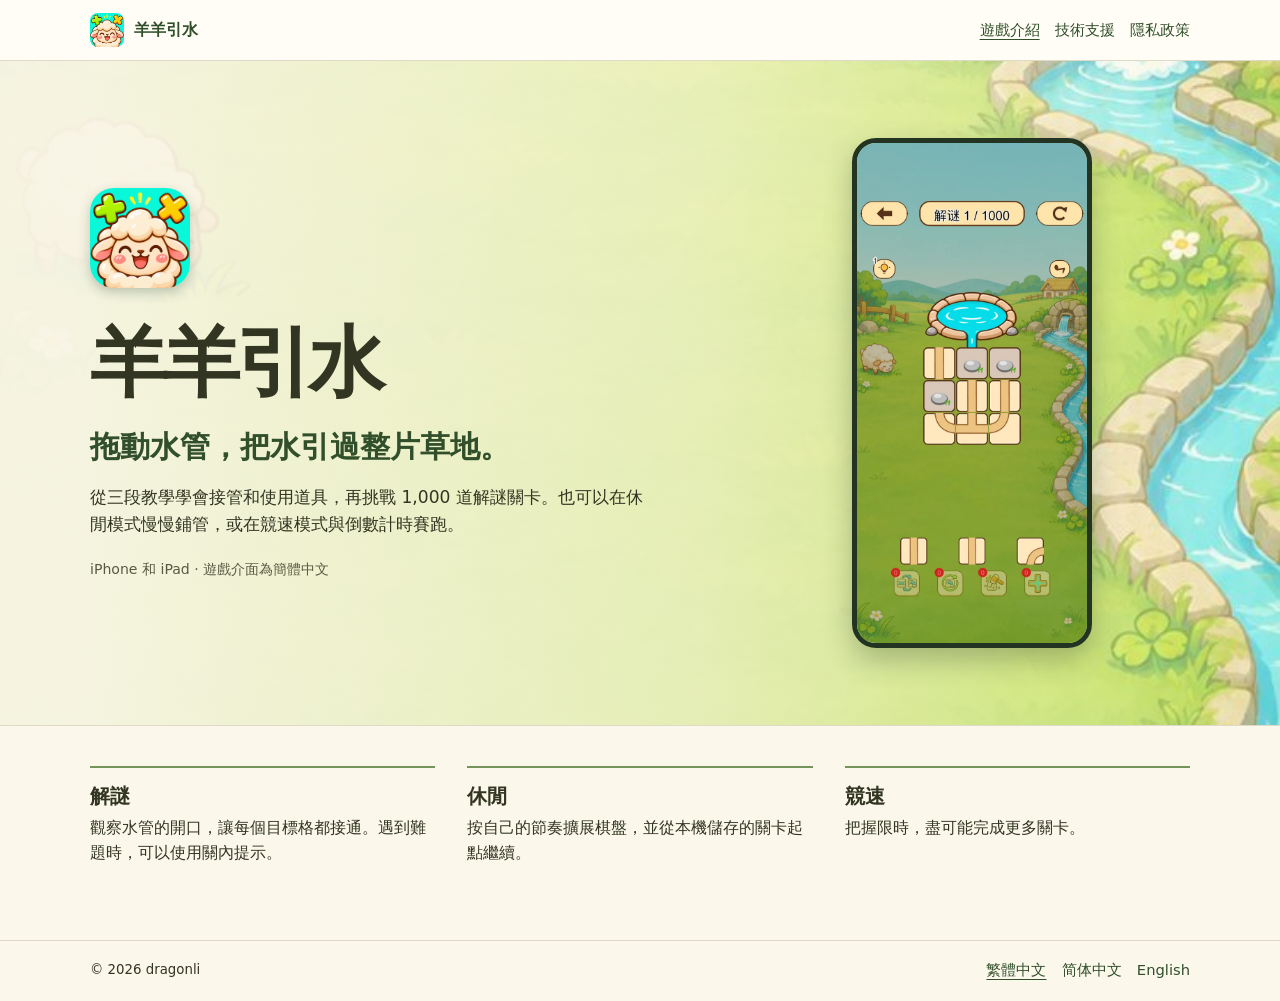
<file: index.html>
<!doctype html>
<html lang="zh-Hant">
<head>
<meta charset="utf-8">
<meta name="viewport" content="width=device-width, initial-scale=1">
<meta name="description" content="從三段教學學會接管和使用道具，再挑戰 1,000 道解謎關卡。也可以在休閒模式慢慢鋪管，或在競速模式與倒數計時賽跑。">
<meta http-equiv="Content-Security-Policy" content="default-src 'self'; script-src 'none'; connect-src 'none'; object-src 'none'; base-uri 'none'; form-action 'none'">
<link rel="canonical" href="https://yyys.dragonli.cn/">
<link rel="alternate" hreflang="zh-Hant" href="https://yyys.dragonli.cn/index.html"><link rel="alternate" hreflang="zh-Hans" href="https://yyys.dragonli.cn/zh-Hans/index.html"><link rel="alternate" hreflang="en" href="https://yyys.dragonli.cn/en/index.html">
<link rel="stylesheet" href="styles.css">
<link rel="icon" href="assets/icon.png" type="image/png">
<title>羊羊引水</title>
</head>
<body>
<header class="site-header">
  <div class="wrap header-layout">
    <a class="brand" href="index.html"><img src="assets/icon.png" width="34" height="34" alt="">羊羊引水</a>
    <nav><a href="index.html" aria-current="page">遊戲介紹</a><a href="support.html">技術支援</a><a href="privacy-policy.html">隱私政策</a></nav>
  </div>
</header>

<main class="home">
  <section class="hero">
    <div class="wrap hero-layout">
      <div class="hero-copy">
        <img class="hero-icon" src="assets/icon.png" width="100" height="100" alt="">
        <h1>羊羊引水</h1>
        <p class="lead">拖動水管，把水引過整片草地。</p>
        <p class="intro">從三段教學學會接管和使用道具，再挑戰 1,000 道解謎關卡。也可以在休閒模式慢慢鋪管，或在競速模式與倒數計時賽跑。</p>
        <p class="devices">iPhone 和 iPad · 遊戲介面為簡體中文</p>
      </div>
      <img class="game-screen" src="assets/gameplay.webp" width="1320" height="2868" alt="羊羊引水解謎模式的棋盤與水管">
    </div>
  </section>
  <div class="wrap modes"><section><h2>解謎</h2><p>觀察水管的開口，讓每個目標格都接通。遇到難題時，可以使用關內提示。</p></section><section><h2>休閒</h2><p>按自己的節奏擴展棋盤，並從本機儲存的關卡起點繼續。</p></section><section><h2>競速</h2><p>把握限時，盡可能完成更多關卡。</p></section></div>
</main>
<footer><div class="wrap footer-layout"><small>© 2026 dragonli</small><nav><a lang="zh-Hant" href="index.html" aria-current="true">繁體中文</a><a lang="zh-Hans" href="zh-Hans/index.html">简体中文</a><a lang="en" href="en/index.html">English</a></nav></div></footer>
</body>
</html>
</file>
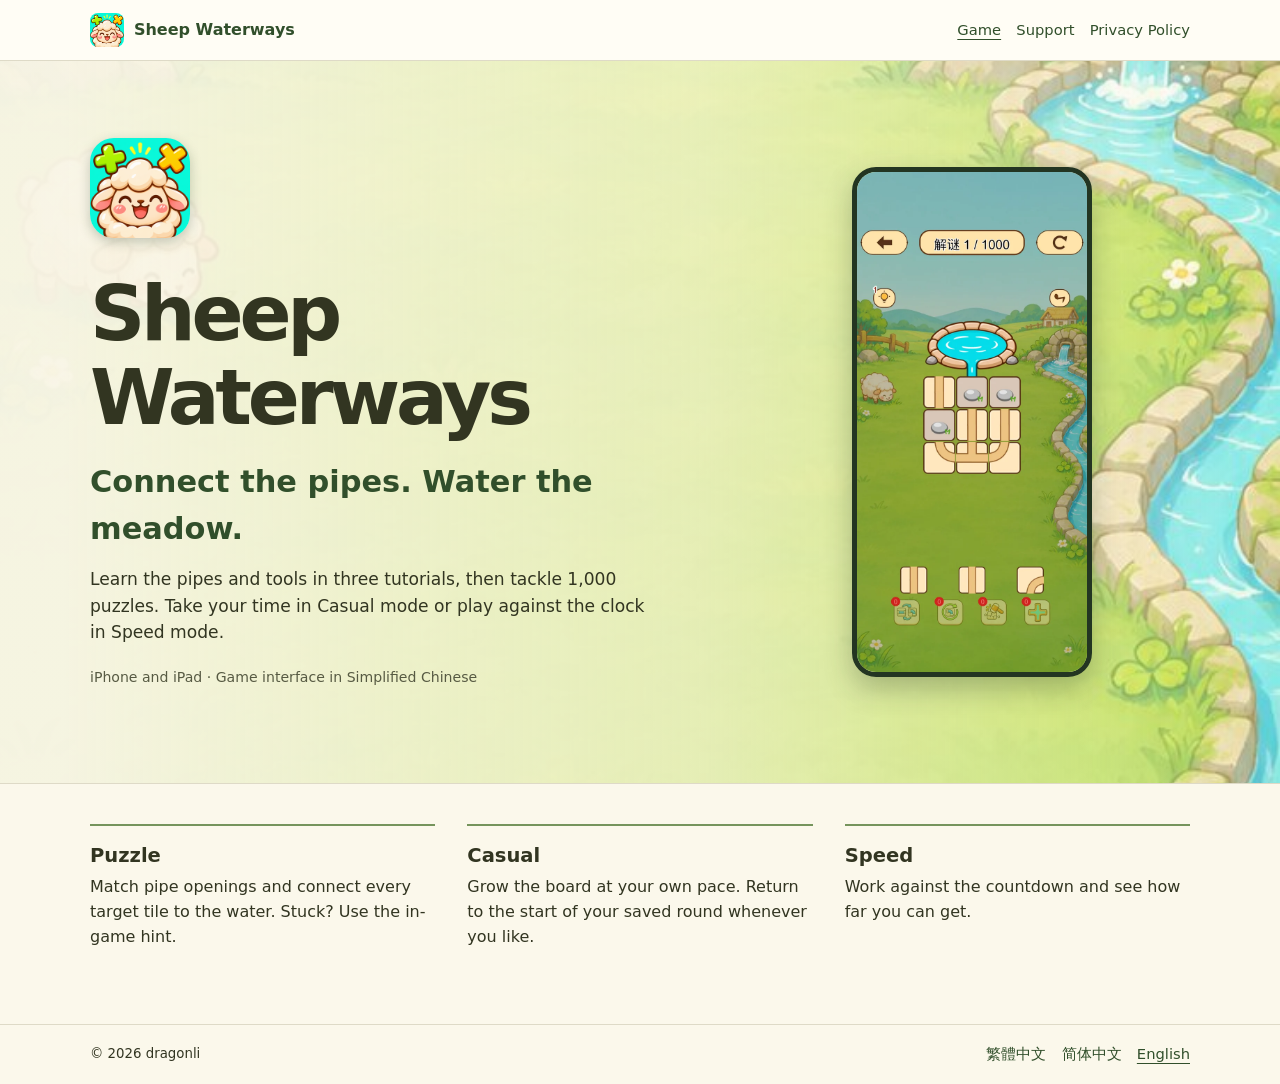
<file: en/index.html>
<!doctype html>
<html lang="en">
<head>
<meta charset="utf-8">
<meta name="viewport" content="width=device-width, initial-scale=1">
<meta name="description" content="Learn the pipes and tools in three tutorials, then tackle 1,000 puzzles. Take your time in Casual mode or play against the clock in Speed mode.">
<meta http-equiv="Content-Security-Policy" content="default-src 'self'; script-src 'none'; connect-src 'none'; object-src 'none'; base-uri 'none'; form-action 'none'">
<link rel="canonical" href="https://yyys.dragonli.cn/en/">
<link rel="alternate" hreflang="zh-Hant" href="https://yyys.dragonli.cn/index.html"><link rel="alternate" hreflang="zh-Hans" href="https://yyys.dragonli.cn/zh-Hans/index.html"><link rel="alternate" hreflang="en" href="https://yyys.dragonli.cn/en/index.html">
<link rel="stylesheet" href="../styles.css">
<link rel="icon" href="../assets/icon.png" type="image/png">
<title>Sheep Waterways</title>
</head>
<body>
<header class="site-header">
  <div class="wrap header-layout">
    <a class="brand" href="index.html"><img src="../assets/icon.png" width="34" height="34" alt="">Sheep Waterways</a>
    <nav><a href="index.html" aria-current="page">Game</a><a href="support.html">Support</a><a href="privacy-policy.html">Privacy Policy</a></nav>
  </div>
</header>

<main class="home">
  <section class="hero">
    <div class="wrap hero-layout">
      <div class="hero-copy">
        <img class="hero-icon" src="../assets/icon.png" width="100" height="100" alt="">
        <h1>Sheep Waterways</h1>
        <p class="lead">Connect the pipes. Water the meadow.</p>
        <p class="intro">Learn the pipes and tools in three tutorials, then tackle 1,000 puzzles. Take your time in Casual mode or play against the clock in Speed mode.</p>
        <p class="devices">iPhone and iPad · Game interface in Simplified Chinese</p>
      </div>
      <img class="game-screen" src="../assets/gameplay.webp" width="1320" height="2868" alt="Sheep Waterways puzzle mode showing the board and pipes">
    </div>
  </section>
  <div class="wrap modes"><section><h2>Puzzle</h2><p>Match pipe openings and connect every target tile to the water. Stuck? Use the in-game hint.</p></section><section><h2>Casual</h2><p>Grow the board at your own pace. Return to the start of your saved round whenever you like.</p></section><section><h2>Speed</h2><p>Work against the countdown and see how far you can get.</p></section></div>
</main>
<footer><div class="wrap footer-layout"><small>© 2026 dragonli</small><nav><a lang="zh-Hant" href="../index.html">繁體中文</a><a lang="zh-Hans" href="../zh-Hans/index.html">简体中文</a><a lang="en" href="../en/index.html" aria-current="true">English</a></nav></div></footer>
</body>
</html>
</file>
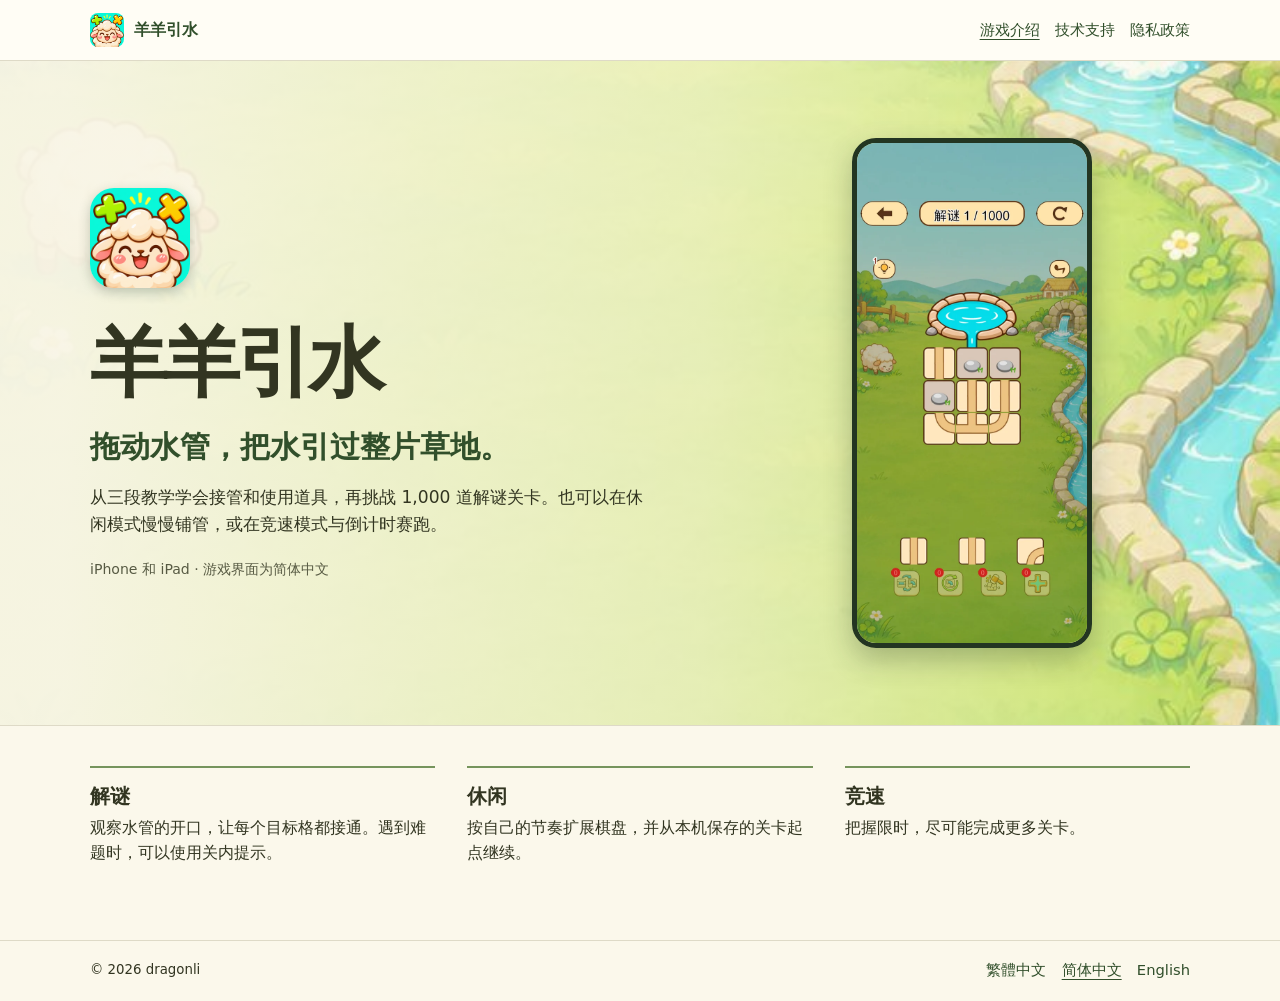
<file: zh-Hans/index.html>
<!doctype html>
<html lang="zh-Hans">
<head>
<meta charset="utf-8">
<meta name="viewport" content="width=device-width, initial-scale=1">
<meta name="description" content="从三段教学学会接管和使用道具，再挑战 1,000 道解谜关卡。也可以在休闲模式慢慢铺管，或在竞速模式与倒计时赛跑。">
<meta http-equiv="Content-Security-Policy" content="default-src 'self'; script-src 'none'; connect-src 'none'; object-src 'none'; base-uri 'none'; form-action 'none'">
<link rel="canonical" href="https://yyys.dragonli.cn/zh-Hans/">
<link rel="alternate" hreflang="zh-Hant" href="https://yyys.dragonli.cn/index.html"><link rel="alternate" hreflang="zh-Hans" href="https://yyys.dragonli.cn/zh-Hans/index.html"><link rel="alternate" hreflang="en" href="https://yyys.dragonli.cn/en/index.html">
<link rel="stylesheet" href="../styles.css">
<link rel="icon" href="../assets/icon.png" type="image/png">
<title>羊羊引水</title>
</head>
<body>
<header class="site-header">
  <div class="wrap header-layout">
    <a class="brand" href="index.html"><img src="../assets/icon.png" width="34" height="34" alt="">羊羊引水</a>
    <nav><a href="index.html" aria-current="page">游戏介绍</a><a href="support.html">技术支持</a><a href="privacy-policy.html">隐私政策</a></nav>
  </div>
</header>

<main class="home">
  <section class="hero">
    <div class="wrap hero-layout">
      <div class="hero-copy">
        <img class="hero-icon" src="../assets/icon.png" width="100" height="100" alt="">
        <h1>羊羊引水</h1>
        <p class="lead">拖动水管，把水引过整片草地。</p>
        <p class="intro">从三段教学学会接管和使用道具，再挑战 1,000 道解谜关卡。也可以在休闲模式慢慢铺管，或在竞速模式与倒计时赛跑。</p>
        <p class="devices">iPhone 和 iPad · 游戏界面为简体中文</p>
      </div>
      <img class="game-screen" src="../assets/gameplay.webp" width="1320" height="2868" alt="羊羊引水解谜模式的棋盘与水管">
    </div>
  </section>
  <div class="wrap modes"><section><h2>解谜</h2><p>观察水管的开口，让每个目标格都接通。遇到难题时，可以使用关内提示。</p></section><section><h2>休闲</h2><p>按自己的节奏扩展棋盘，并从本机保存的关卡起点继续。</p></section><section><h2>竞速</h2><p>把握限时，尽可能完成更多关卡。</p></section></div>
</main>
<footer><div class="wrap footer-layout"><small>© 2026 dragonli</small><nav><a lang="zh-Hant" href="../index.html">繁體中文</a><a lang="zh-Hans" href="../zh-Hans/index.html" aria-current="true">简体中文</a><a lang="en" href="../en/index.html">English</a></nav></div></footer>
</body>
</html>
</file>
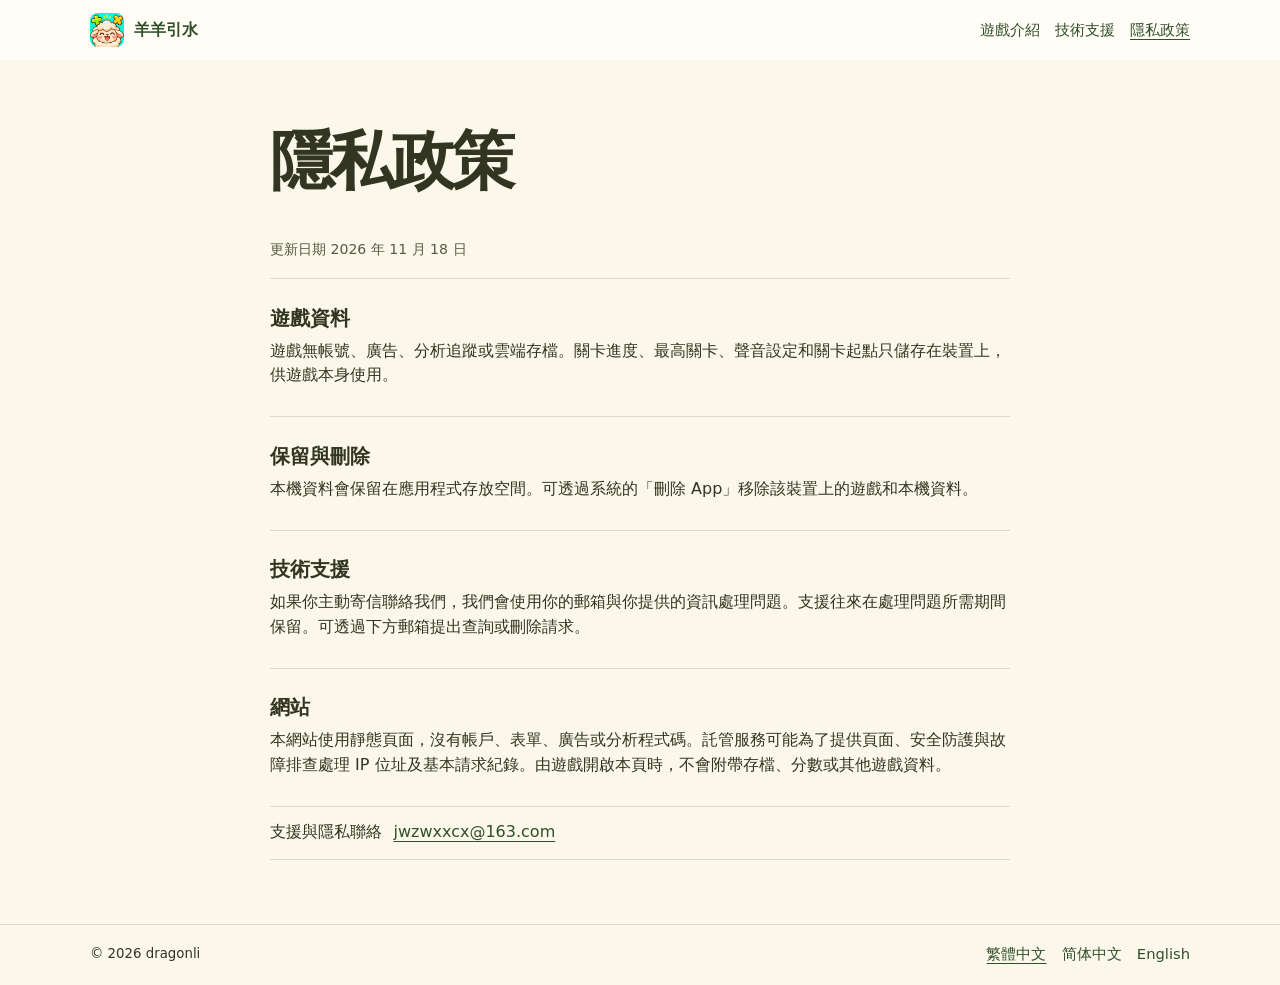
<file: privacy-policy.html>
<!doctype html>
<html lang="zh-Hant">
<head>
<meta charset="utf-8">
<meta name="viewport" content="width=device-width, initial-scale=1">
<meta name="description" content="羊羊引水 · 隱私政策">
<meta http-equiv="Content-Security-Policy" content="default-src 'self'; script-src 'none'; connect-src 'none'; object-src 'none'; base-uri 'none'; form-action 'none'">
<link rel="canonical" href="https://yyys.dragonli.cn/privacy-policy.html">
<link rel="alternate" hreflang="zh-Hant" href="https://yyys.dragonli.cn/privacy-policy.html"><link rel="alternate" hreflang="zh-Hans" href="https://yyys.dragonli.cn/zh-Hans/privacy-policy.html"><link rel="alternate" hreflang="en" href="https://yyys.dragonli.cn/en/privacy-policy.html">
<link rel="stylesheet" href="styles.css">
<link rel="icon" href="assets/icon.png" type="image/png">
<title>隱私政策 · 羊羊引水</title>
</head>
<body>
<header class="site-header">
  <div class="wrap header-layout">
    <a class="brand" href="index.html"><img src="assets/icon.png" width="34" height="34" alt="">羊羊引水</a>
    <nav><a href="index.html">遊戲介紹</a><a href="support.html">技術支援</a><a href="privacy-policy.html" aria-current="page">隱私政策</a></nav>
  </div>
</header>

<main class="wrap reading">
  <h1>隱私政策</h1>
  <p class="devices">更新日期 2026 年 11 月 18 日</p>
  <section><h2>遊戲資料</h2><p>遊戲無帳號、廣告、分析追蹤或雲端存檔。關卡進度、最高關卡、聲音設定和關卡起點只儲存在裝置上，供遊戲本身使用。</p></section><section><h2>保留與刪除</h2><p>本機資料會保留在應用程式存放空間。可透過系統的「刪除 App」移除該裝置上的遊戲和本機資料。</p></section><section><h2>技術支援</h2><p>如果你主動寄信聯絡我們，我們會使用你的郵箱與你提供的資訊處理問題。支援往來在處理問題所需期間保留。可透過下方郵箱提出查詢或刪除請求。</p></section><section><h2>網站</h2><p>本網站使用靜態頁面，沒有帳戶、表單、廣告或分析程式碼。託管服務可能為了提供頁面、安全防護與故障排查處理 IP 位址及基本請求紀錄。由遊戲開啟本頁時，不會附帶存檔、分數或其他遊戲資料。</p></section>
  <address>支援與隱私聯絡 <a href="mailto:jwzwxxcx@163.com">jwzwxxcx@163.com</a></address>
</main>
<footer><div class="wrap footer-layout"><small>© 2026 dragonli</small><nav><a lang="zh-Hant" href="privacy-policy.html" aria-current="true">繁體中文</a><a lang="zh-Hans" href="zh-Hans/privacy-policy.html">简体中文</a><a lang="en" href="en/privacy-policy.html">English</a></nav></div></footer>
</body>
</html>
</file>
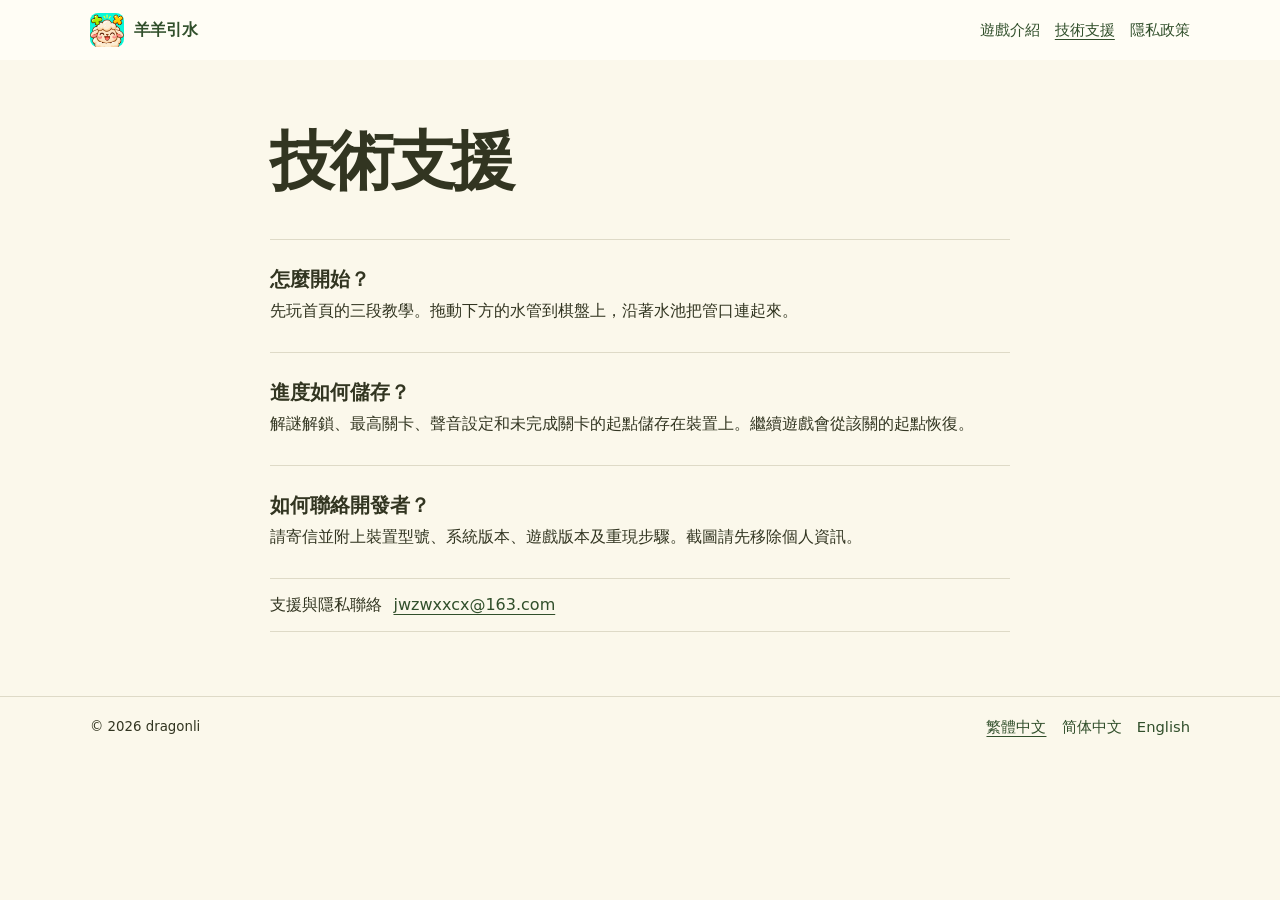
<file: support.html>
<!doctype html>
<html lang="zh-Hant">
<head>
<meta charset="utf-8">
<meta name="viewport" content="width=device-width, initial-scale=1">
<meta name="description" content="羊羊引水 · 技術支援">
<meta http-equiv="Content-Security-Policy" content="default-src 'self'; script-src 'none'; connect-src 'none'; object-src 'none'; base-uri 'none'; form-action 'none'">
<link rel="canonical" href="https://yyys.dragonli.cn/support.html">
<link rel="alternate" hreflang="zh-Hant" href="https://yyys.dragonli.cn/support.html"><link rel="alternate" hreflang="zh-Hans" href="https://yyys.dragonli.cn/zh-Hans/support.html"><link rel="alternate" hreflang="en" href="https://yyys.dragonli.cn/en/support.html">
<link rel="stylesheet" href="styles.css">
<link rel="icon" href="assets/icon.png" type="image/png">
<title>技術支援 · 羊羊引水</title>
</head>
<body>
<header class="site-header">
  <div class="wrap header-layout">
    <a class="brand" href="index.html"><img src="assets/icon.png" width="34" height="34" alt="">羊羊引水</a>
    <nav><a href="index.html">遊戲介紹</a><a href="support.html" aria-current="page">技術支援</a><a href="privacy-policy.html">隱私政策</a></nav>
  </div>
</header>

<main class="wrap reading">
  <h1>技術支援</h1>
  
  <section><h2>怎麼開始？</h2><p>先玩首頁的三段教學。拖動下方的水管到棋盤上，沿著水池把管口連起來。</p></section><section><h2>進度如何儲存？</h2><p>解謎解鎖、最高關卡、聲音設定和未完成關卡的起點儲存在裝置上。繼續遊戲會從該關的起點恢復。</p></section><section><h2>如何聯絡開發者？</h2><p>請寄信並附上裝置型號、系統版本、遊戲版本及重現步驟。截圖請先移除個人資訊。</p></section>
  <address>支援與隱私聯絡 <a href="mailto:jwzwxxcx@163.com">jwzwxxcx@163.com</a></address>
</main>
<footer><div class="wrap footer-layout"><small>© 2026 dragonli</small><nav><a lang="zh-Hant" href="support.html" aria-current="true">繁體中文</a><a lang="zh-Hans" href="zh-Hans/support.html">简体中文</a><a lang="en" href="en/support.html">English</a></nav></div></footer>
</body>
</html>
</file>
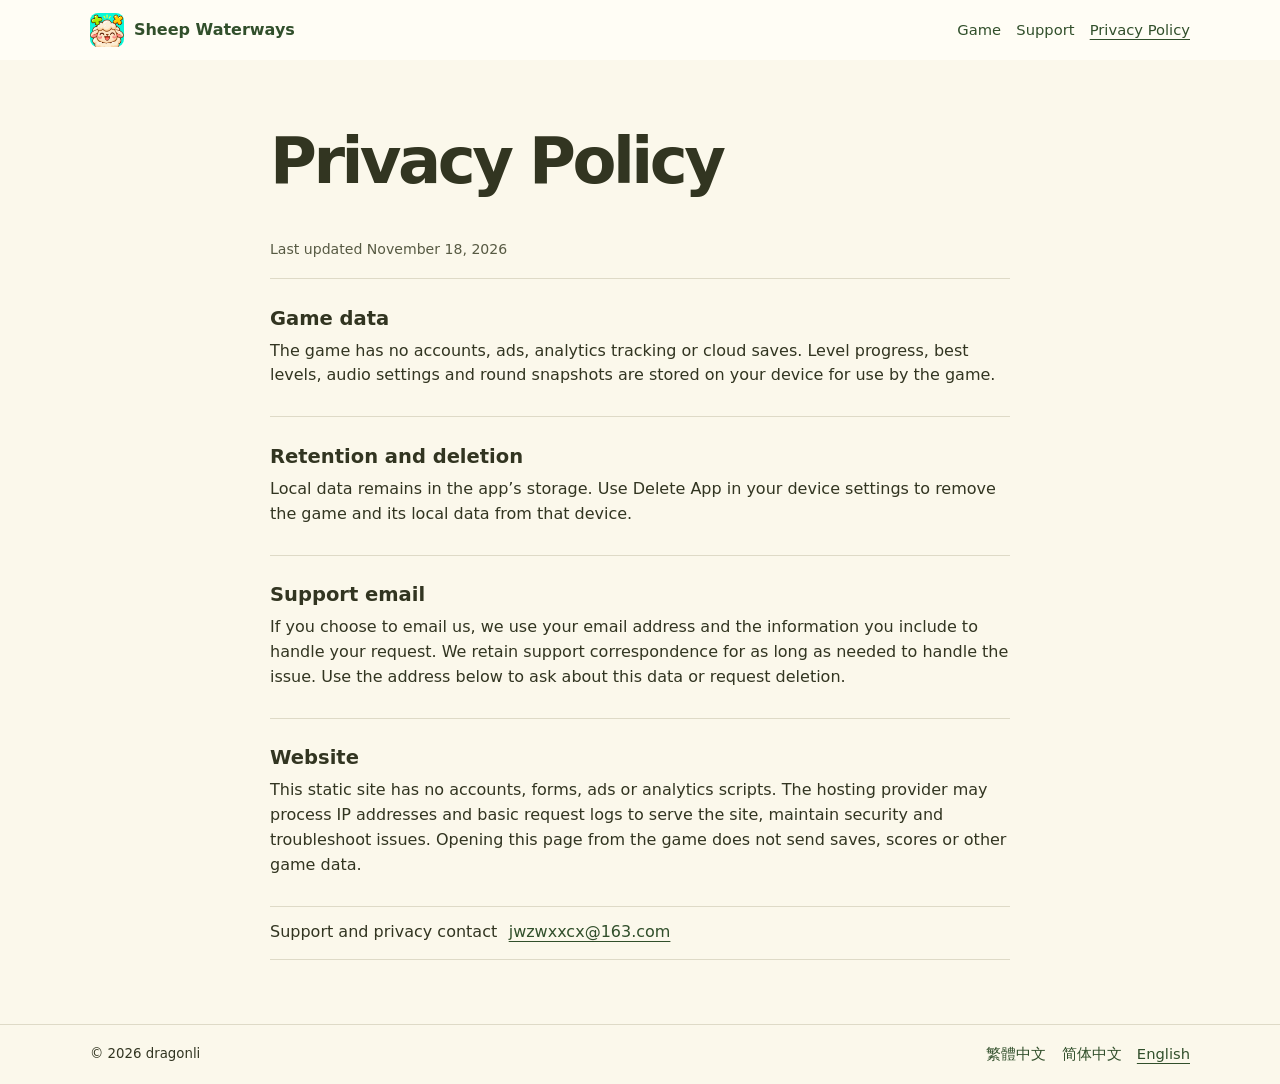
<file: en/privacy-policy.html>
<!doctype html>
<html lang="en">
<head>
<meta charset="utf-8">
<meta name="viewport" content="width=device-width, initial-scale=1">
<meta name="description" content="Sheep Waterways · Privacy Policy">
<meta http-equiv="Content-Security-Policy" content="default-src 'self'; script-src 'none'; connect-src 'none'; object-src 'none'; base-uri 'none'; form-action 'none'">
<link rel="canonical" href="https://yyys.dragonli.cn/en/privacy-policy.html">
<link rel="alternate" hreflang="zh-Hant" href="https://yyys.dragonli.cn/privacy-policy.html"><link rel="alternate" hreflang="zh-Hans" href="https://yyys.dragonli.cn/zh-Hans/privacy-policy.html"><link rel="alternate" hreflang="en" href="https://yyys.dragonli.cn/en/privacy-policy.html">
<link rel="stylesheet" href="../styles.css">
<link rel="icon" href="../assets/icon.png" type="image/png">
<title>Privacy Policy · Sheep Waterways</title>
</head>
<body>
<header class="site-header">
  <div class="wrap header-layout">
    <a class="brand" href="index.html"><img src="../assets/icon.png" width="34" height="34" alt="">Sheep Waterways</a>
    <nav><a href="index.html">Game</a><a href="support.html">Support</a><a href="privacy-policy.html" aria-current="page">Privacy Policy</a></nav>
  </div>
</header>

<main class="wrap reading">
  <h1>Privacy Policy</h1>
  <p class="devices">Last updated November 18, 2026</p>
  <section><h2>Game data</h2><p>The game has no accounts, ads, analytics tracking or cloud saves. Level progress, best levels, audio settings and round snapshots are stored on your device for use by the game.</p></section><section><h2>Retention and deletion</h2><p>Local data remains in the app’s storage. Use Delete App in your device settings to remove the game and its local data from that device.</p></section><section><h2>Support email</h2><p>If you choose to email us, we use your email address and the information you include to handle your request. We retain support correspondence for as long as needed to handle the issue. Use the address below to ask about this data or request deletion.</p></section><section><h2>Website</h2><p>This static site has no accounts, forms, ads or analytics scripts. The hosting provider may process IP addresses and basic request logs to serve the site, maintain security and troubleshoot issues. Opening this page from the game does not send saves, scores or other game data.</p></section>
  <address>Support and privacy contact <a href="mailto:jwzwxxcx@163.com">jwzwxxcx@163.com</a></address>
</main>
<footer><div class="wrap footer-layout"><small>© 2026 dragonli</small><nav><a lang="zh-Hant" href="../privacy-policy.html">繁體中文</a><a lang="zh-Hans" href="../zh-Hans/privacy-policy.html">简体中文</a><a lang="en" href="../en/privacy-policy.html" aria-current="true">English</a></nav></div></footer>
</body>
</html>
</file>
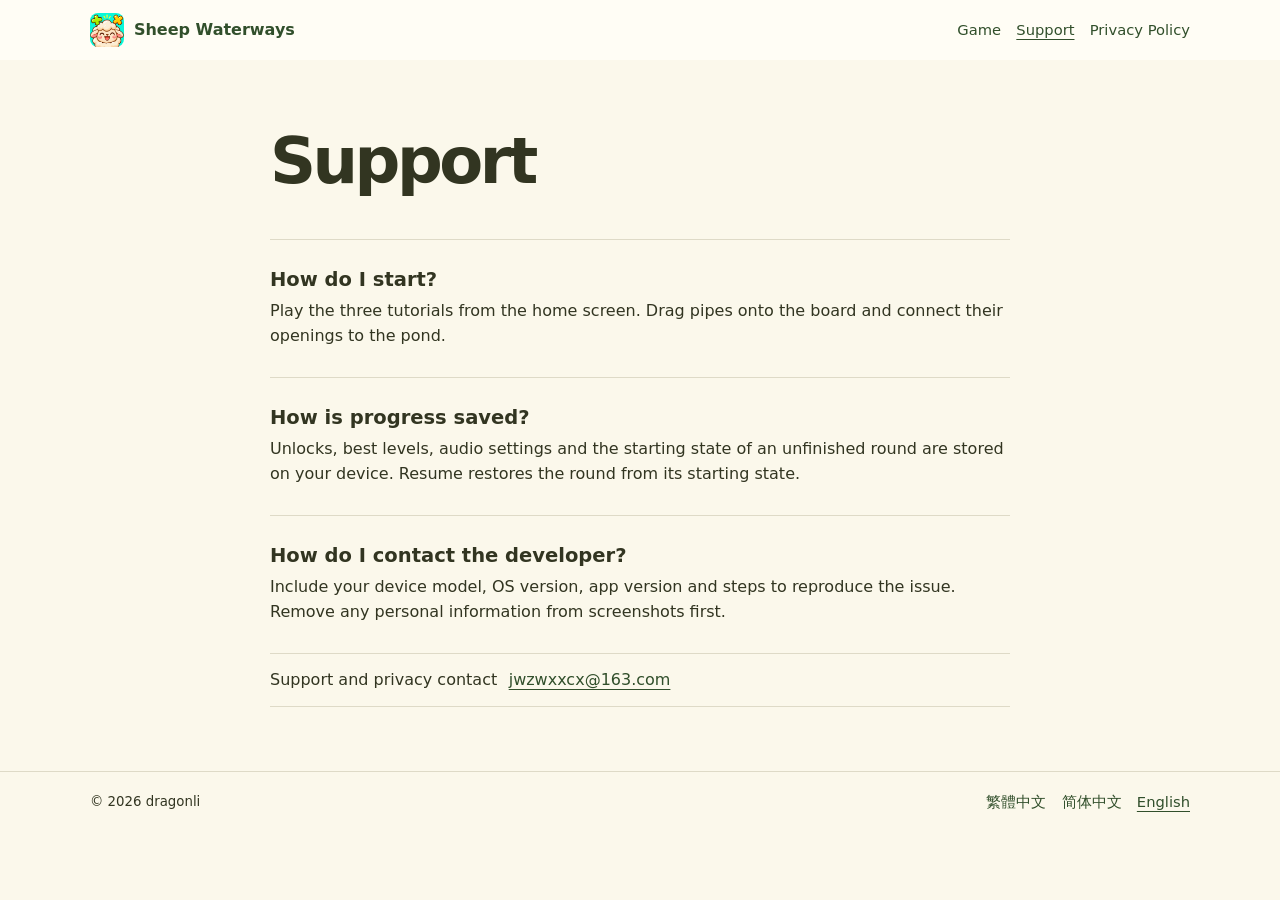
<file: en/support.html>
<!doctype html>
<html lang="en">
<head>
<meta charset="utf-8">
<meta name="viewport" content="width=device-width, initial-scale=1">
<meta name="description" content="Sheep Waterways · Support">
<meta http-equiv="Content-Security-Policy" content="default-src 'self'; script-src 'none'; connect-src 'none'; object-src 'none'; base-uri 'none'; form-action 'none'">
<link rel="canonical" href="https://yyys.dragonli.cn/en/support.html">
<link rel="alternate" hreflang="zh-Hant" href="https://yyys.dragonli.cn/support.html"><link rel="alternate" hreflang="zh-Hans" href="https://yyys.dragonli.cn/zh-Hans/support.html"><link rel="alternate" hreflang="en" href="https://yyys.dragonli.cn/en/support.html">
<link rel="stylesheet" href="../styles.css">
<link rel="icon" href="../assets/icon.png" type="image/png">
<title>Support · Sheep Waterways</title>
</head>
<body>
<header class="site-header">
  <div class="wrap header-layout">
    <a class="brand" href="index.html"><img src="../assets/icon.png" width="34" height="34" alt="">Sheep Waterways</a>
    <nav><a href="index.html">Game</a><a href="support.html" aria-current="page">Support</a><a href="privacy-policy.html">Privacy Policy</a></nav>
  </div>
</header>

<main class="wrap reading">
  <h1>Support</h1>
  
  <section><h2>How do I start?</h2><p>Play the three tutorials from the home screen. Drag pipes onto the board and connect their openings to the pond.</p></section><section><h2>How is progress saved?</h2><p>Unlocks, best levels, audio settings and the starting state of an unfinished round are stored on your device. Resume restores the round from its starting state.</p></section><section><h2>How do I contact the developer?</h2><p>Include your device model, OS version, app version and steps to reproduce the issue. Remove any personal information from screenshots first.</p></section>
  <address>Support and privacy contact <a href="mailto:jwzwxxcx@163.com">jwzwxxcx@163.com</a></address>
</main>
<footer><div class="wrap footer-layout"><small>© 2026 dragonli</small><nav><a lang="zh-Hant" href="../support.html">繁體中文</a><a lang="zh-Hans" href="../zh-Hans/support.html">简体中文</a><a lang="en" href="../en/support.html" aria-current="true">English</a></nav></div></footer>
</body>
</html>
</file>
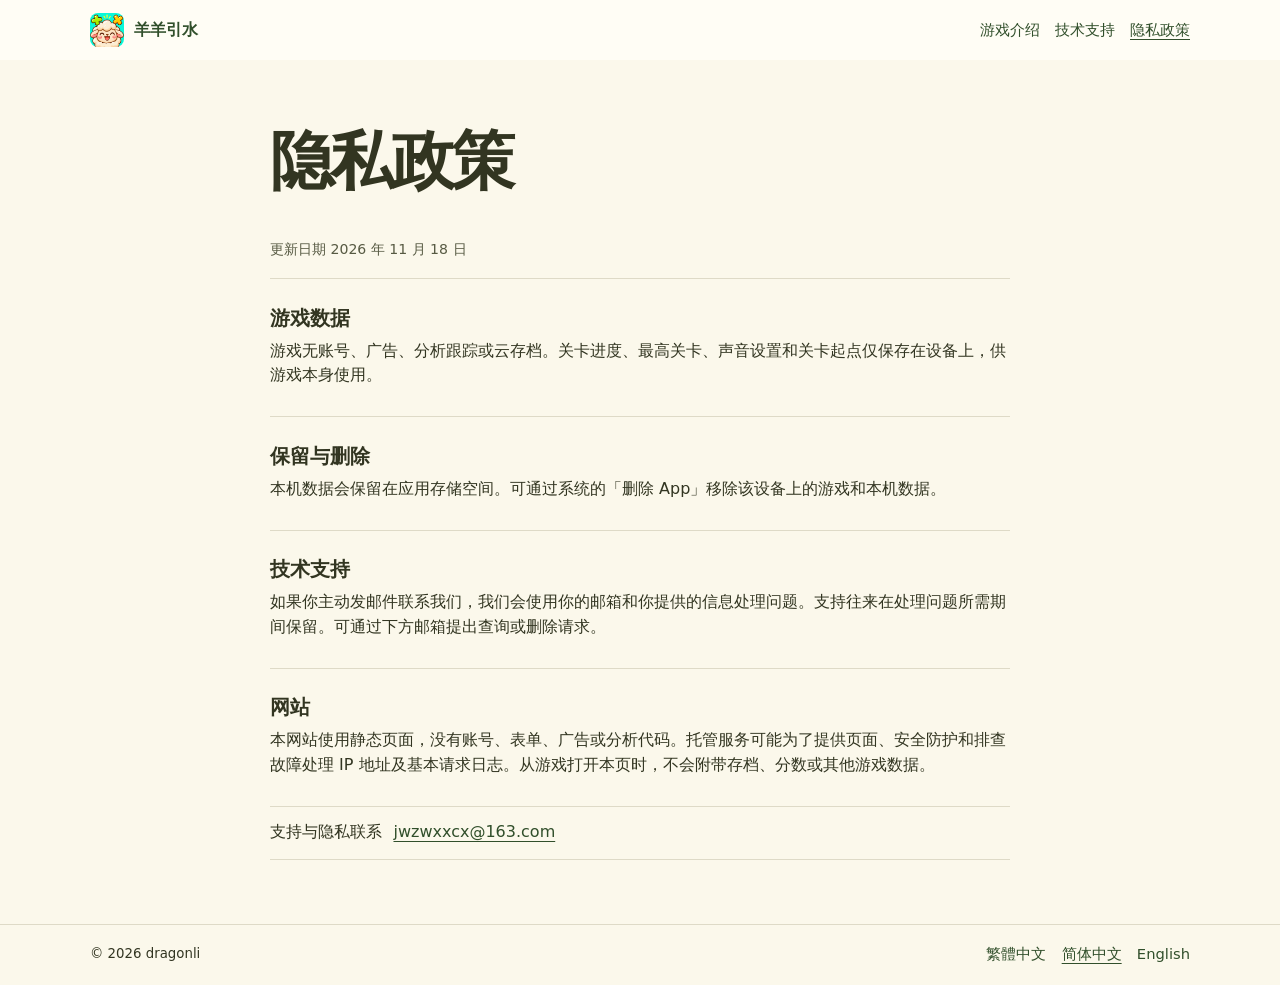
<file: zh-Hans/privacy-policy.html>
<!doctype html>
<html lang="zh-Hans">
<head>
<meta charset="utf-8">
<meta name="viewport" content="width=device-width, initial-scale=1">
<meta name="description" content="羊羊引水 · 隐私政策">
<meta http-equiv="Content-Security-Policy" content="default-src 'self'; script-src 'none'; connect-src 'none'; object-src 'none'; base-uri 'none'; form-action 'none'">
<link rel="canonical" href="https://yyys.dragonli.cn/zh-Hans/privacy-policy.html">
<link rel="alternate" hreflang="zh-Hant" href="https://yyys.dragonli.cn/privacy-policy.html"><link rel="alternate" hreflang="zh-Hans" href="https://yyys.dragonli.cn/zh-Hans/privacy-policy.html"><link rel="alternate" hreflang="en" href="https://yyys.dragonli.cn/en/privacy-policy.html">
<link rel="stylesheet" href="../styles.css">
<link rel="icon" href="../assets/icon.png" type="image/png">
<title>隐私政策 · 羊羊引水</title>
</head>
<body>
<header class="site-header">
  <div class="wrap header-layout">
    <a class="brand" href="index.html"><img src="../assets/icon.png" width="34" height="34" alt="">羊羊引水</a>
    <nav><a href="index.html">游戏介绍</a><a href="support.html">技术支持</a><a href="privacy-policy.html" aria-current="page">隐私政策</a></nav>
  </div>
</header>

<main class="wrap reading">
  <h1>隐私政策</h1>
  <p class="devices">更新日期 2026 年 11 月 18 日</p>
  <section><h2>游戏数据</h2><p>游戏无账号、广告、分析跟踪或云存档。关卡进度、最高关卡、声音设置和关卡起点仅保存在设备上，供游戏本身使用。</p></section><section><h2>保留与删除</h2><p>本机数据会保留在应用存储空间。可通过系统的「删除 App」移除该设备上的游戏和本机数据。</p></section><section><h2>技术支持</h2><p>如果你主动发邮件联系我们，我们会使用你的邮箱和你提供的信息处理问题。支持往来在处理问题所需期间保留。可通过下方邮箱提出查询或删除请求。</p></section><section><h2>网站</h2><p>本网站使用静态页面，没有账号、表单、广告或分析代码。托管服务可能为了提供页面、安全防护和排查故障处理 IP 地址及基本请求日志。从游戏打开本页时，不会附带存档、分数或其他游戏数据。</p></section>
  <address>支持与隐私联系 <a href="mailto:jwzwxxcx@163.com">jwzwxxcx@163.com</a></address>
</main>
<footer><div class="wrap footer-layout"><small>© 2026 dragonli</small><nav><a lang="zh-Hant" href="../privacy-policy.html">繁體中文</a><a lang="zh-Hans" href="../zh-Hans/privacy-policy.html" aria-current="true">简体中文</a><a lang="en" href="../en/privacy-policy.html">English</a></nav></div></footer>
</body>
</html>
</file>
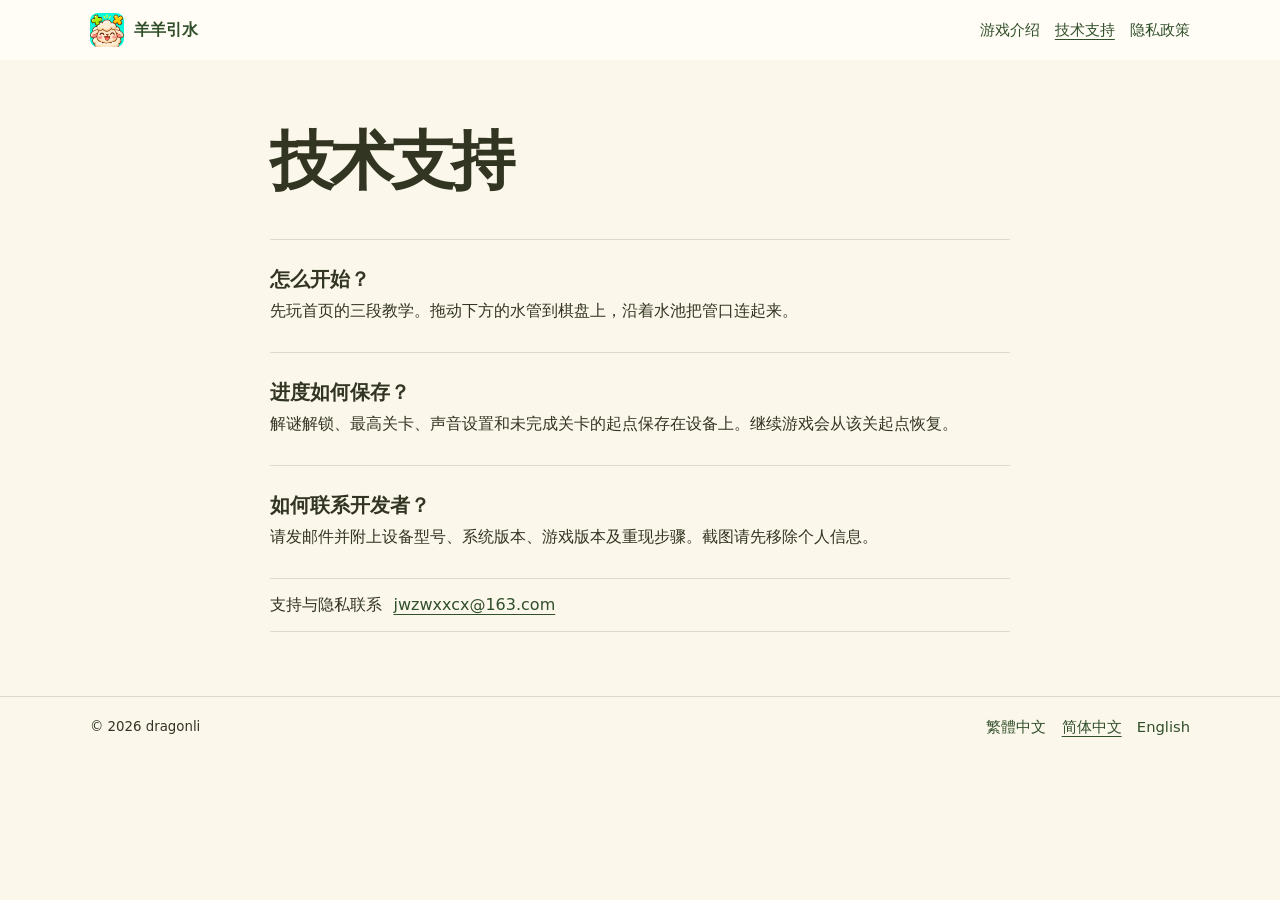
<file: zh-Hans/support.html>
<!doctype html>
<html lang="zh-Hans">
<head>
<meta charset="utf-8">
<meta name="viewport" content="width=device-width, initial-scale=1">
<meta name="description" content="羊羊引水 · 技术支持">
<meta http-equiv="Content-Security-Policy" content="default-src 'self'; script-src 'none'; connect-src 'none'; object-src 'none'; base-uri 'none'; form-action 'none'">
<link rel="canonical" href="https://yyys.dragonli.cn/zh-Hans/support.html">
<link rel="alternate" hreflang="zh-Hant" href="https://yyys.dragonli.cn/support.html"><link rel="alternate" hreflang="zh-Hans" href="https://yyys.dragonli.cn/zh-Hans/support.html"><link rel="alternate" hreflang="en" href="https://yyys.dragonli.cn/en/support.html">
<link rel="stylesheet" href="../styles.css">
<link rel="icon" href="../assets/icon.png" type="image/png">
<title>技术支持 · 羊羊引水</title>
</head>
<body>
<header class="site-header">
  <div class="wrap header-layout">
    <a class="brand" href="index.html"><img src="../assets/icon.png" width="34" height="34" alt="">羊羊引水</a>
    <nav><a href="index.html">游戏介绍</a><a href="support.html" aria-current="page">技术支持</a><a href="privacy-policy.html">隐私政策</a></nav>
  </div>
</header>

<main class="wrap reading">
  <h1>技术支持</h1>
  
  <section><h2>怎么开始？</h2><p>先玩首页的三段教学。拖动下方的水管到棋盘上，沿着水池把管口连起来。</p></section><section><h2>进度如何保存？</h2><p>解谜解锁、最高关卡、声音设置和未完成关卡的起点保存在设备上。继续游戏会从该关起点恢复。</p></section><section><h2>如何联系开发者？</h2><p>请发邮件并附上设备型号、系统版本、游戏版本及重现步骤。截图请先移除个人信息。</p></section>
  <address>支持与隐私联系 <a href="mailto:jwzwxxcx@163.com">jwzwxxcx@163.com</a></address>
</main>
<footer><div class="wrap footer-layout"><small>© 2026 dragonli</small><nav><a lang="zh-Hant" href="../support.html">繁體中文</a><a lang="zh-Hans" href="../zh-Hans/support.html" aria-current="true">简体中文</a><a lang="en" href="../en/support.html">English</a></nav></div></footer>
</body>
</html>
</file>
<file: styles.css>
:root {
  color-scheme: light;
  --ink: #323521;
  --muted: #575a43;
  --green: #314f2b;
  --paper: #fbf8eb;
  --line: #dedac7;
  font-family: ui-rounded, "Hiragino Sans", "PingFang TC", system-ui, sans-serif;
  line-height: 1.56;
  background: var(--paper);
  color: var(--ink);
}
* { box-sizing: border-box; }
body { margin: 0; }
a { color: var(--green); text-underline-offset: .25em; }
img { display: block; max-width: 100%; }
.wrap { width: min(1100px, calc(100% - 48px)); margin: 0 auto; }
.site-header { background: #fffdf5; }
.header-layout, .footer-layout {
  display: flex;
  align-items: center;
  justify-content: space-between;
  gap: 1rem;
  flex-wrap: wrap;
}
.header-layout { padding: .82rem 0; }
.brand, nav { display: flex; align-items: center; gap: .95rem; flex-wrap: wrap; }
.brand { gap: .62rem; font-weight: 740; text-decoration: none; }
.brand img { border-radius: 8px; }
nav a { font-size: .92rem; text-decoration: none; }
nav a:hover, nav a[aria-current] { text-decoration: underline; }
.hero {
  background: linear-gradient(90deg, #f8f5e7f5 5%, #f8f5e7b0 55%, #f8f5e730), url("assets/meadow.jpg") center 50% / cover;
  border-block: 1px solid var(--line);
  padding: clamp(2.5rem, 6vw, 5.5rem) 0;
}
.hero-layout { display: grid; grid-template-columns: 1.35fr 1fr; align-items: center; gap: clamp(1.8rem, 6vw, 5rem); }
.hero-copy { max-width: 35rem; }
.hero-icon { border-radius: 24px; box-shadow: 0 4px 12px #233b2440; }
h1 { font-size: clamp(2.7rem, 6vw, 5rem); line-height: 1.09; margin: .44em 0 .24em; letter-spacing: -.055em; }
.lead { font-size: clamp(1.25rem, 2.5vw, 1.9rem); color: var(--green); font-weight: 740; margin: 0; }
.intro { font-size: 1.07rem; margin: .85rem 0 1.3rem; }
.devices { font-size: .88rem; color: var(--muted); }
.game-screen {
  justify-self: center;
  width: min(100%, 240px);
  height: auto;
  border: 5px solid #233522;
  border-radius: 24px;
  box-shadow: 0 12px 28px #2335224a;
}
.modes { display: grid; grid-template-columns: repeat(3, 1fr); gap: 2rem; padding: 2.5rem 0 3.5rem; }
.modes section { border-top: 2px solid #75945c; }
h2 { font-size: 1.22rem; margin: .9rem 0 .15rem; }
p { margin: .25rem 0 1.1rem; }
.reading { width: min(740px, calc(100% - 48px)); padding: 2rem 0 4rem; }
.reading h1 { font-size: clamp(2.6rem, 5vw, 4rem); margin: .55em 0 .65em; }
.reading section { border-top: 1px solid var(--line); padding: .65rem 0; }
address { border-block: 1px solid var(--line); padding: .85rem 0; font-style: normal; }
address a { margin-inline-start: .4em; }
footer { border-top: 1px solid var(--line); }
.footer-layout { padding: 1.15rem 0; }
:focus-visible { outline: 2px solid #24684b; outline-offset: .24rem; }
@media (max-width: 640px) {
  .wrap, .reading { width: calc(100% - 36px); }
  .hero-layout, .modes { grid-template-columns: 1fr; }
  .game-screen { width: min(72%, 230px); }
  .hero-icon { width: 74px; height: 74px; border-radius: 17px; }
  .modes { gap: .9rem; }
}
</file>
